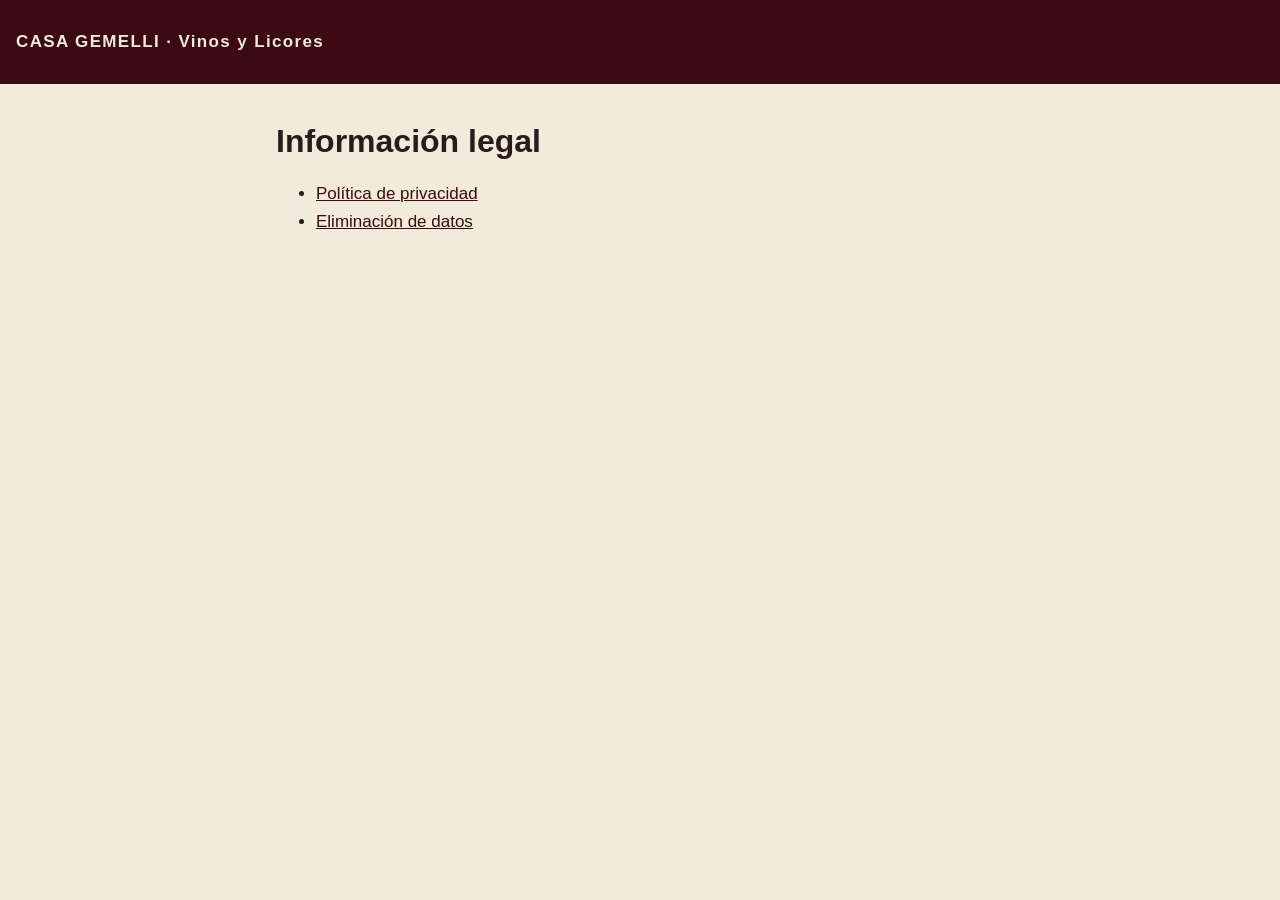
<file: index.html>
<!doctype html>
<html lang="es"><head><meta charset="utf-8"><meta name="viewport" content="width=device-width,initial-scale=1">
<title>Casa Gemelli · Legal</title><link rel="stylesheet" href="style.css"></head>
<body><header><a href="./">CASA GEMELLI · Vinos y Licores</a></header>
<main><h1>Información legal</h1>
<ul><li><a href="privacidad.html">Política de privacidad</a></li><li><a href="eliminar-datos.html">Eliminación de datos</a></li></ul>
</main></body></html>
</file>
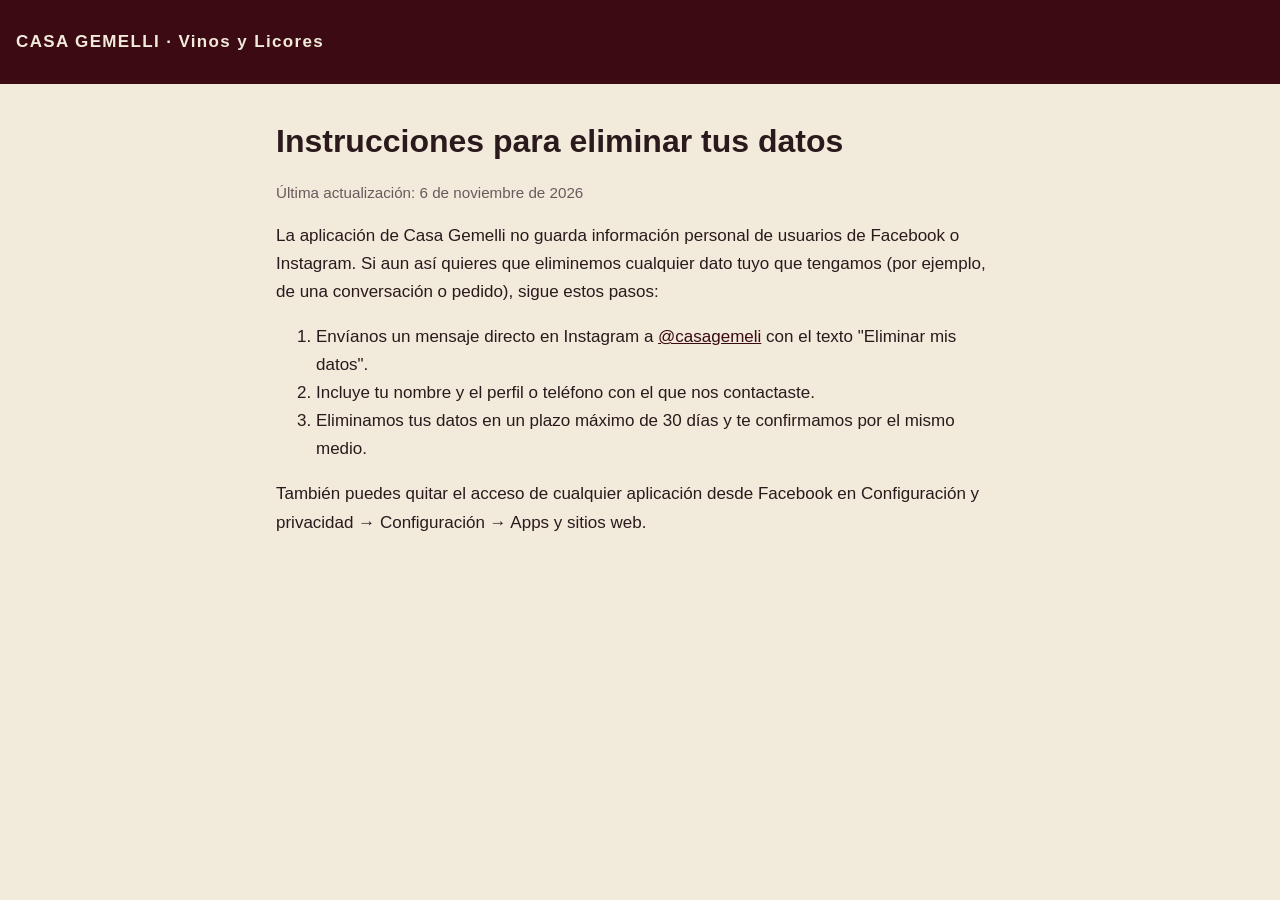
<file: eliminar-datos.html>
<!doctype html>
<html lang="es"><head><meta charset="utf-8"><meta name="viewport" content="width=device-width,initial-scale=1">
<title>Eliminación de datos · Casa Gemelli</title><link rel="stylesheet" href="style.css"></head>
<body><header><a href="./">CASA GEMELLI · Vinos y Licores</a></header>
<main>
<h1>Instrucciones para eliminar tus datos</h1>
<p class="meta">Última actualización: 6 de noviembre de 2026</p>
<p>La aplicación de Casa Gemelli no guarda información personal de usuarios de Facebook o Instagram. Si aun así quieres que eliminemos cualquier dato tuyo que tengamos (por ejemplo, de una conversación o pedido), sigue estos pasos:</p>
<ol>
<li>Envíanos un mensaje directo en Instagram a <a href="https://www.instagram.com/casagemeli/">@casagemeli</a> con el texto "Eliminar mis datos".</li>
<li>Incluye tu nombre y el perfil o teléfono con el que nos contactaste.</li>
<li>Eliminamos tus datos en un plazo máximo de 30 días y te confirmamos por el mismo medio.</li>
</ol>
<p>También puedes quitar el acceso de cualquier aplicación desde Facebook en Configuración y privacidad → Configuración → Apps y sitios web.</p>
</main></body></html>
</file>
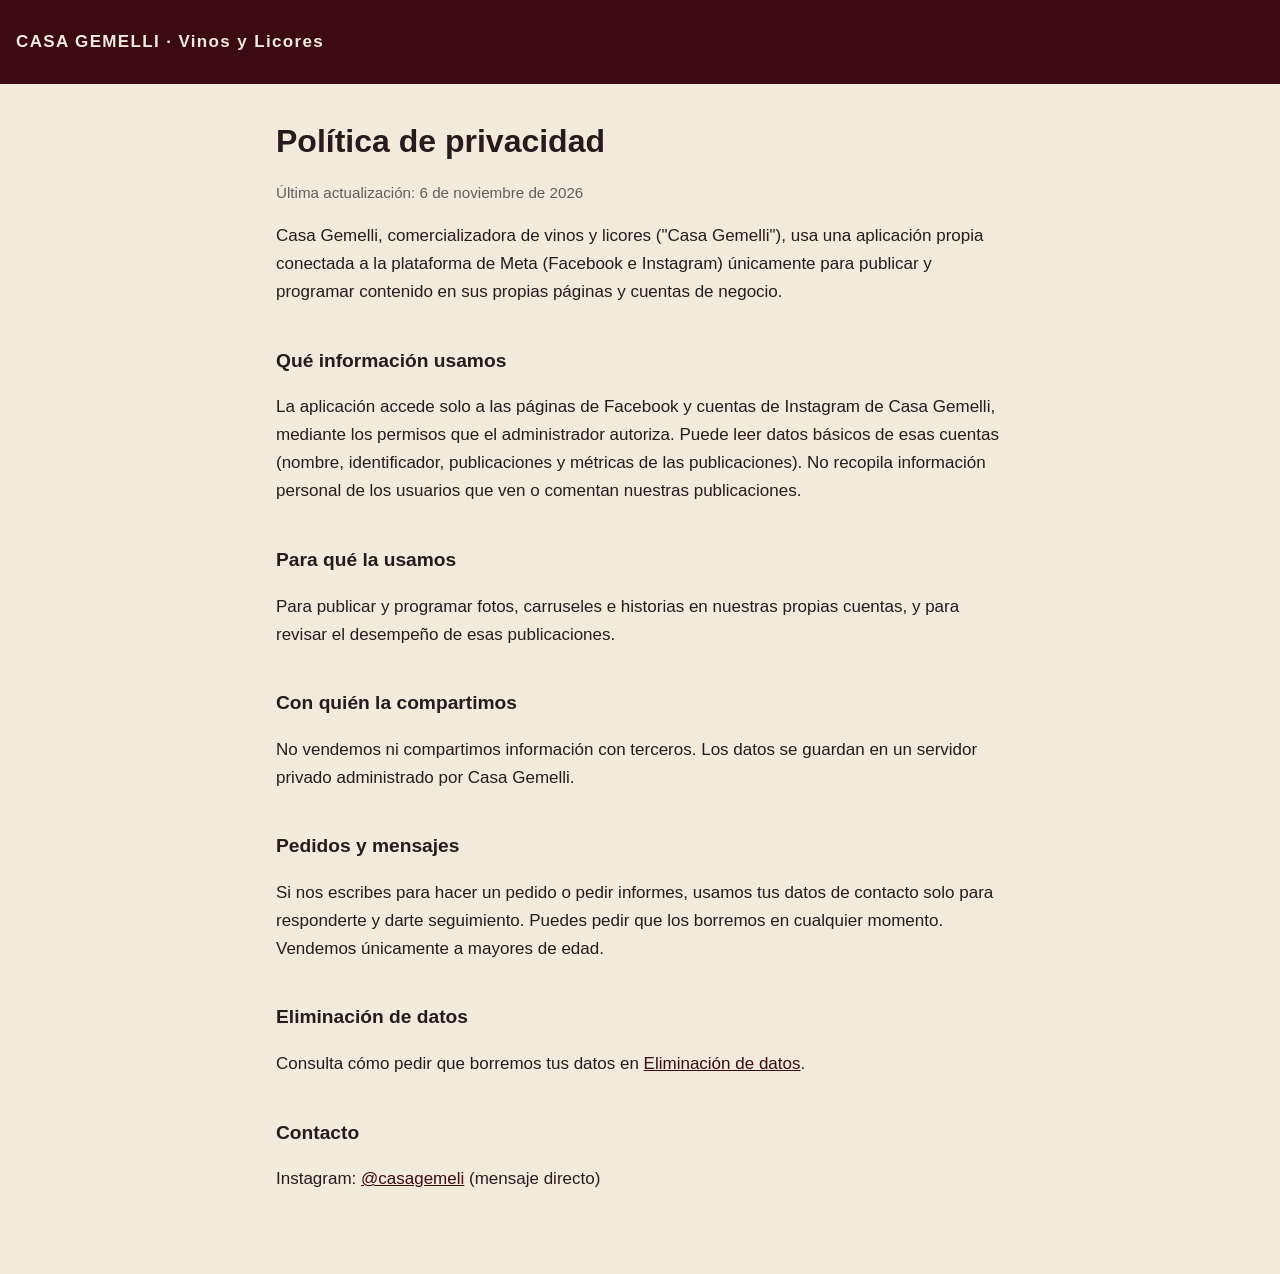
<file: privacidad.html>
<!doctype html>
<html lang="es"><head><meta charset="utf-8"><meta name="viewport" content="width=device-width,initial-scale=1">
<title>Política de privacidad · Casa Gemelli</title><link rel="stylesheet" href="style.css"></head>
<body><header><a href="./">CASA GEMELLI · Vinos y Licores</a></header>
<main>
<h1>Política de privacidad</h1>
<p class="meta">Última actualización: 6 de noviembre de 2026</p>
<p>Casa Gemelli, comercializadora de vinos y licores ("Casa Gemelli"), usa una aplicación propia conectada a la plataforma de Meta (Facebook e Instagram) únicamente para publicar y programar contenido en sus propias páginas y cuentas de negocio.</p>
<h2>Qué información usamos</h2>
<p>La aplicación accede solo a las páginas de Facebook y cuentas de Instagram de Casa Gemelli, mediante los permisos que el administrador autoriza. Puede leer datos básicos de esas cuentas (nombre, identificador, publicaciones y métricas de las publicaciones). No recopila información personal de los usuarios que ven o comentan nuestras publicaciones.</p>
<h2>Para qué la usamos</h2>
<p>Para publicar y programar fotos, carruseles e historias en nuestras propias cuentas, y para revisar el desempeño de esas publicaciones.</p>
<h2>Con quién la compartimos</h2>
<p>No vendemos ni compartimos información con terceros. Los datos se guardan en un servidor privado administrado por Casa Gemelli.</p>
<h2>Pedidos y mensajes</h2>
<p>Si nos escribes para hacer un pedido o pedir informes, usamos tus datos de contacto solo para responderte y darte seguimiento. Puedes pedir que los borremos en cualquier momento. Vendemos únicamente a mayores de edad.</p>
<h2>Eliminación de datos</h2>
<p>Consulta cómo pedir que borremos tus datos en <a href="eliminar-datos.html">Eliminación de datos</a>.</p>
<h2>Contacto</h2>
<p>Instagram: <a href="https://www.instagram.com/casagemeli/">@casagemeli</a> (mensaje directo)</p>
</main></body></html>
</file>
<file: style.css>
:root{--tinto:#3B0A12;--cream:#F2EADB;--ink:#2a1a1c}
*{box-sizing:border-box}
body{margin:0;background:var(--cream);color:var(--ink);font:17px/1.65 -apple-system,Segoe UI,Roboto,Helvetica,Arial,sans-serif}
header{background:var(--tinto);color:var(--cream);padding:28px 16px}
header a{color:var(--cream);text-decoration:none;font-weight:700;letter-spacing:.08em}
main{max-width:760px;margin:0 auto;padding:32px 16px 64px}
h1{font-size:2rem;line-height:1.2;margin:.2em 0 .6em}
h2{font-size:1.2rem;margin-top:2em}
a{color:var(--tinto)}
.meta{color:#6b5a5c;font-size:.95rem}
</file>
